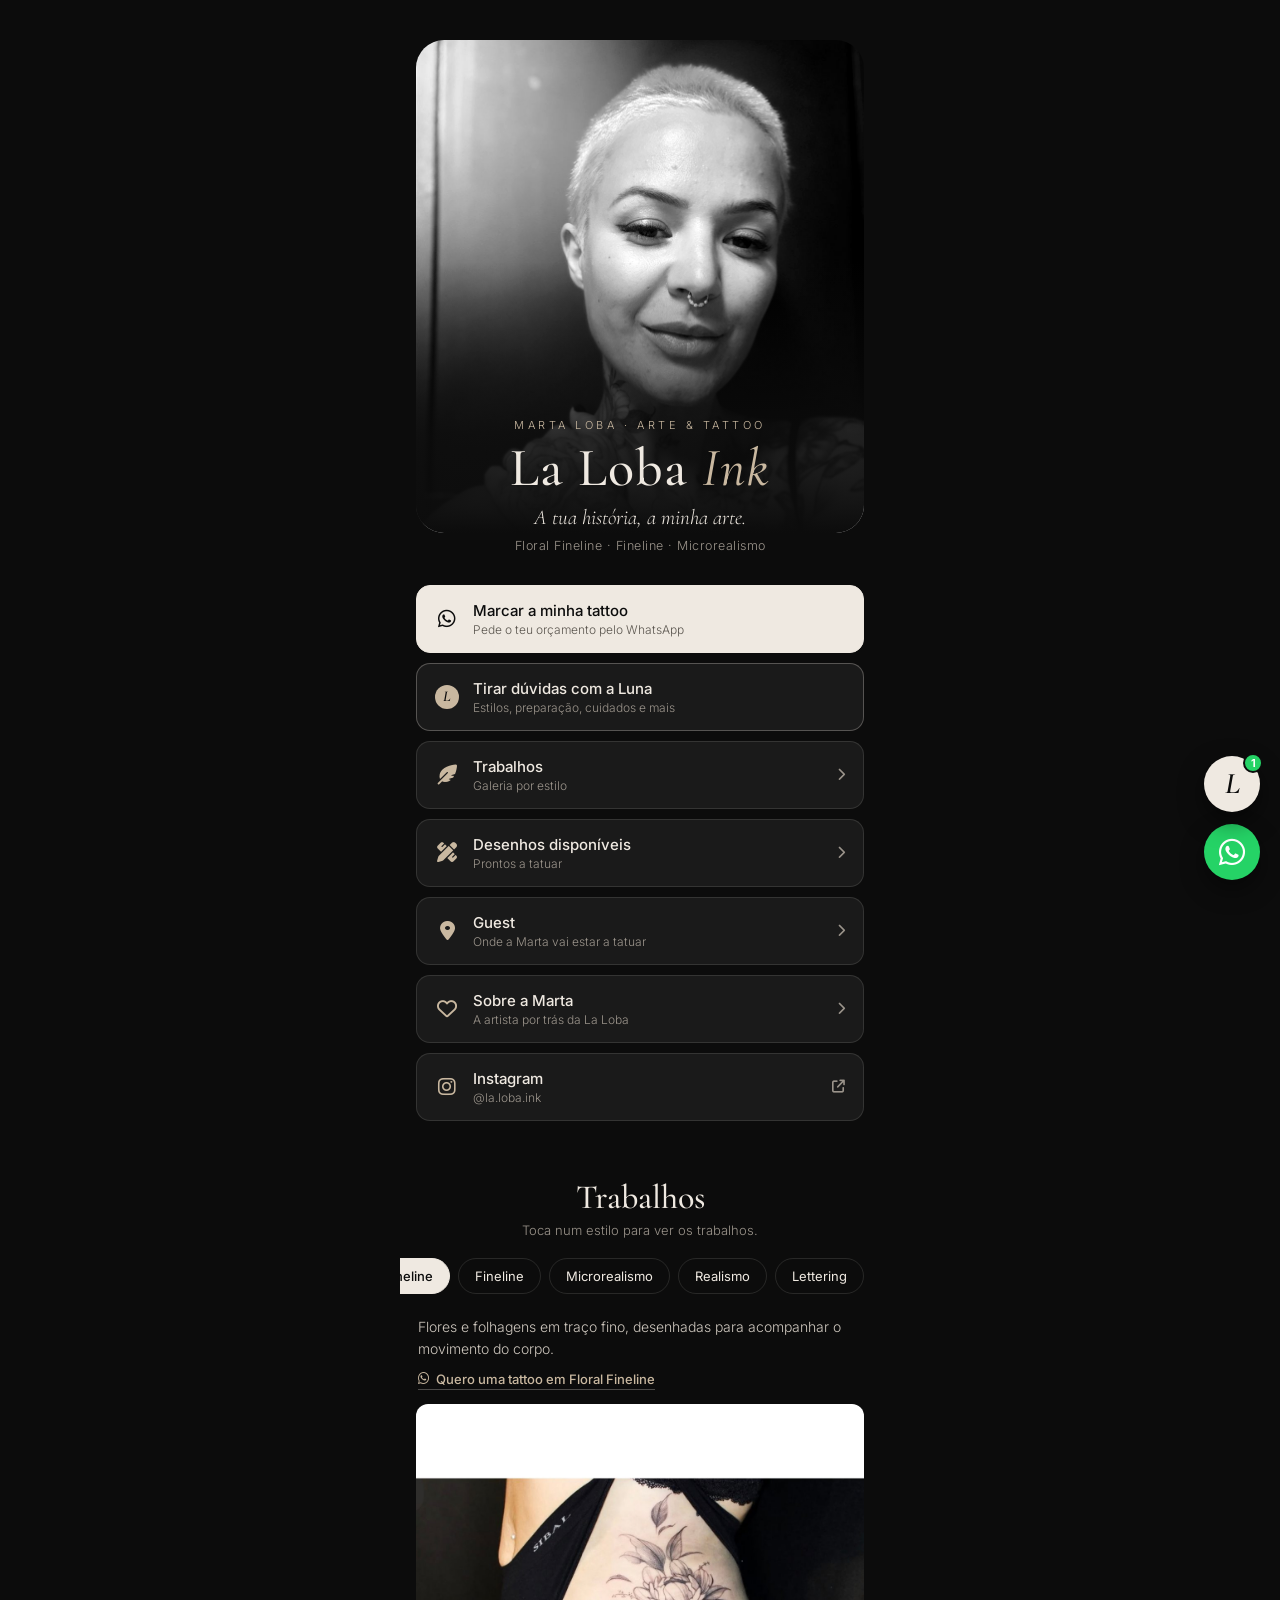
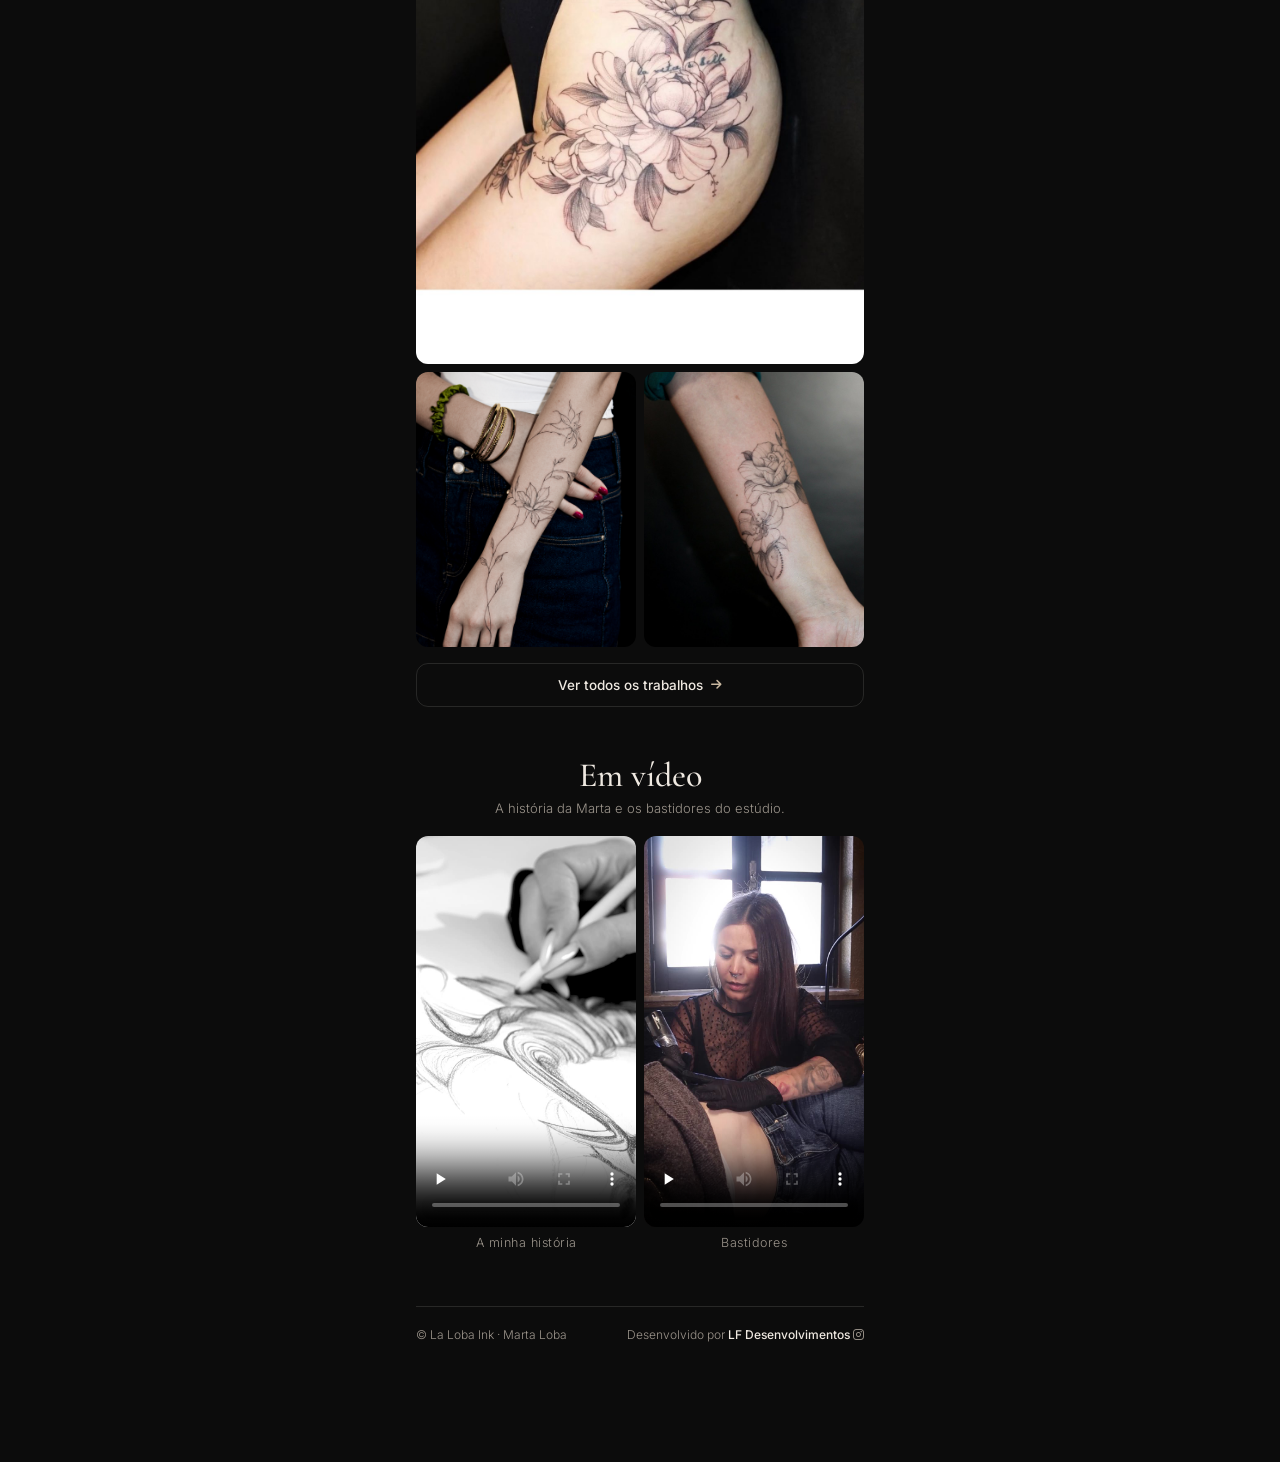
<file: index.html>
<!DOCTYPE html>
<html lang="pt-PT">
<head>
  <meta charset="UTF-8">
  <meta name="viewport" content="width=device-width, initial-scale=1.0, viewport-fit=cover">
  <title>La Loba Ink · Marta Loba · Fineline, Floral e Microrealismo</title>
  <meta name="description" content="La Loba Ink – Marta Loba. A tua história, a minha arte. Tatuagens em fineline, floral fineline, microrealismo, realismo e lettering. Marca a tua tattoo pelo WhatsApp.">
  <meta name="robots" content="index, follow">
  <meta property="og:title" content="La Loba Ink · Marta Loba · Fineline, Floral e Microrealismo">
  <meta property="og:description" content="La Loba Ink – Marta Loba. A tua história, a minha arte. Tatuagens em fineline, floral fineline, microrealismo, realismo e lettering. Marca a tua tattoo pelo WhatsApp.">
  <meta property="og:image" content="assets/ela.jpg">
  <meta name="theme-color" content="#0c0c0c">

  <link rel="preconnect" href="https://fonts.googleapis.com">
  <link rel="preconnect" href="https://fonts.gstatic.com" crossorigin>
  <link href="https://fonts.googleapis.com/css2?family=Cormorant+Garamond:ital,wght@0,400;0,500;0,600;1,400&family=Inter:wght@300;400;500;600&display=swap" rel="stylesheet">
  <link rel="stylesheet" href="https://cdnjs.cloudflare.com/ajax/libs/font-awesome/6.4.0/css/all.min.css">
  <link rel="stylesheet" href="css/style.css">
  <link rel="stylesheet" href="css/chat.css">
</head>
<body>

<main class="page">

  <!-- ═══════ PERFIL ═══════ -->
  <header class="hero">
    <div class="hero-photo">
      <img src="assets/ela.jpg" alt="Marta Loba, tatuadora da La Loba Ink" width="900" height="1200">
    </div>
    <div class="hero-text">
      <span class="hero-kicker">Marta Loba · Arte &amp; Tattoo</span>
      <h1>La Loba <em>Ink</em></h1>
      <p class="hero-motto">A tua história, a minha arte.</p>
      <p class="hero-sub">Floral Fineline · Fineline · Microrealismo</p>
    </div>
  </header>

  <!-- ═══════ LINKS PRINCIPAIS (cada um abre a sua página) ═══════ -->
  <nav class="links">
    <a class="btn btn-main js-wa" data-msg="quero marcar uma tattoo." href="#">
      <i class="fa-brands fa-whatsapp"></i>
      <span><strong>Marcar a minha tattoo</strong><small>Pede o teu orçamento pelo WhatsApp</small></span>
    </a>
    <a class="btn btn-luna js-bot" href="#">
      <span class="btn-ava bot-ava">L</span>
      <span><strong>Tirar dúvidas com a Luna</strong><small>Estilos, preparação, cuidados e mais</small></span>
    </a>
    <a class="btn" href="trabalhos.html">
      <i class="fa-solid fa-feather-pointed"></i>
      <span><strong>Trabalhos</strong><small>Galeria por estilo</small></span>
      <i class="fa-solid fa-chevron-right btn-go"></i>
    </a>
    <a class="btn" href="disponiveis.html">
      <i class="fa-solid fa-pen-ruler"></i>
      <span><strong>Desenhos disponíveis</strong><small>Prontos a tatuar</small></span>
      <i class="fa-solid fa-chevron-right btn-go"></i>
    </a>
    <a class="btn" href="guest.html">
      <i class="fa-solid fa-location-dot"></i>
      <span><strong>Guest</strong><small>Onde a Marta vai estar a tatuar</small></span>
      <i class="fa-solid fa-chevron-right btn-go"></i>
    </a>
    <a class="btn" href="sobre.html">
      <i class="fa-regular fa-heart"></i>
      <span><strong>Sobre a Marta</strong><small>A artista por trás da La Loba</small></span>
      <i class="fa-solid fa-chevron-right btn-go"></i>
    </a>
    <a class="btn" href="https://www.instagram.com/la.loba.ink/" target="_blank" rel="noopener">
      <i class="fa-brands fa-instagram"></i>
      <span><strong>Instagram</strong><small>@la.loba.ink</small></span>
      <i class="fa-solid fa-arrow-up-right-from-square btn-go"></i>
    </a>
  </nav>

  <!-- ═══════ TATUAGENS PRINCIPAIS (as 3 primeiras fotos de cada estilo) ═══════ -->
  <section class="section" id="principais">
    <h2 class="section-title">Trabalhos</h2>
    <p class="section-lead">Toca num estilo para ver os trabalhos.</p>
    <div class="tabs" id="tabs" role="tablist"></div>
    <div class="estilo-info" id="estilo-info"></div>
    <div class="galeria" id="galeria" data-limite="3"></div>
    <a class="link-mais" id="ver-todos" href="trabalhos.html">Ver todos os trabalhos <i class="fa-solid fa-arrow-right"></i></a>
  </section>

  <!-- ═══════ VÍDEOS ═══════ -->
  <section class="section" id="em-video">
    <h2 class="section-title">Em vídeo</h2>
    <p class="section-lead">A história da Marta e os bastidores do estúdio.</p>
    <div class="videos" id="videos"></div>
  </section>

  <!-- ═══════ FEEDBACK A PASSAR (oculto por enquanto: tirar o "hidden" para voltar a mostrar) ═══════ -->
  <section class="section" id="feedback-home" hidden>
    <h2 class="section-title">Feedback</h2>
    <p class="section-lead">O que dizem as pessoas que já tatuaram com a Marta.</p>
    <div class="marquee">
      <div class="marquee-track" id="feedback-marquee"></div>
    </div>
    <a class="link-mais" href="feedback.html">Ver todos os feedbacks <i class="fa-solid fa-arrow-right"></i></a>
  </section>

  <footer class="footer">
    <span>© La Loba Ink · Marta Loba</span>
    <a href="https://www.instagram.com/lfdesenvolvimentos/" target="_blank" rel="noopener">
      Desenvolvido por <strong>LF Desenvolvimentos</strong> <i class="fa-brands fa-instagram"></i>
    </a>
  </footer>
</main>

<!-- Scripts (ordem de dependência). O chat da Luna é montado pelo engine.js -->
<script src="js/chatbot/config.js"></script>
<script src="js/galeria.js"></script>
<script src="js/chatbot/flows.js"></script>
<script src="js/chatbot/engine.js"></script>
<script src="js/app.js"></script>
</body>
</html>
</file>
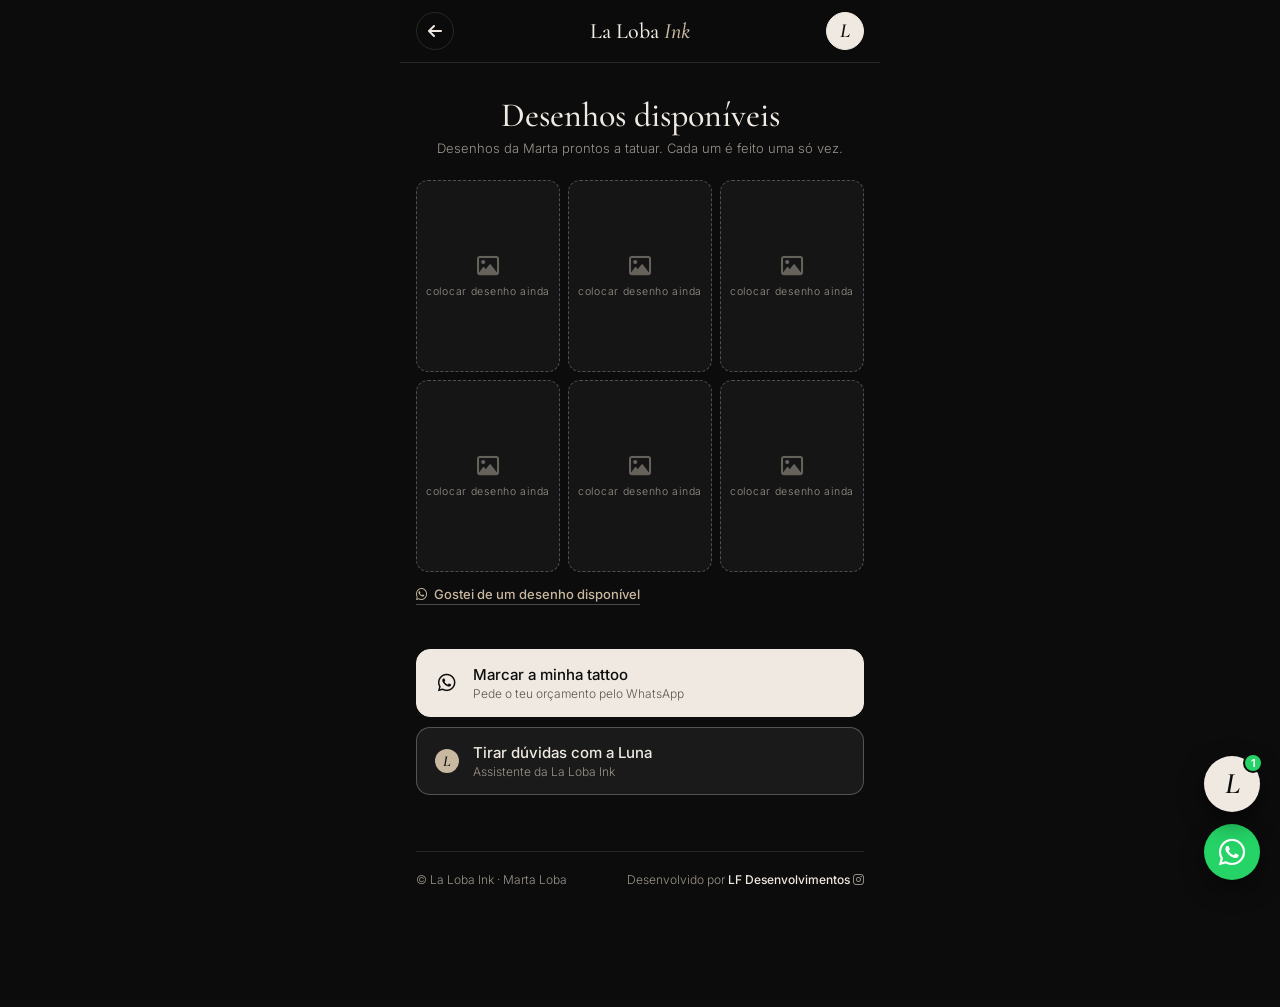
<file: disponiveis.html>
<!DOCTYPE html>
<html lang="pt-PT">
<head>
  <meta charset="UTF-8">
  <meta name="viewport" content="width=device-width, initial-scale=1.0, viewport-fit=cover">
  <title>Desenhos disponíveis · La Loba Ink</title>
  <meta name="description" content="Desenhos exclusivos da Marta Loba prontos a tatuar. Cada um é feito uma só vez.">
  <meta name="robots" content="index, follow">
  <meta property="og:title" content="Desenhos disponíveis · La Loba Ink">
  <meta property="og:description" content="Desenhos exclusivos da Marta Loba prontos a tatuar. Cada um é feito uma só vez.">
  <meta property="og:image" content="assets/ela.jpg">
  <meta name="theme-color" content="#0c0c0c">

  <link rel="preconnect" href="https://fonts.googleapis.com">
  <link rel="preconnect" href="https://fonts.gstatic.com" crossorigin>
  <link href="https://fonts.googleapis.com/css2?family=Cormorant+Garamond:ital,wght@0,400;0,500;0,600;1,400&family=Inter:wght@300;400;500;600&display=swap" rel="stylesheet">
  <link rel="stylesheet" href="https://cdnjs.cloudflare.com/ajax/libs/font-awesome/6.4.0/css/all.min.css">
  <link rel="stylesheet" href="css/style.css">
  <link rel="stylesheet" href="css/chat.css">
</head>
<body>

<main class="page page-sub">

  <!-- Topo com voltar -->
  <nav class="topbar">
    <a href="index.html" class="topbar-back" aria-label="Voltar ao início"><i class="fa-solid fa-arrow-left"></i></a>
    <a href="index.html" class="topbar-brand">La Loba <em>Ink</em></a>
    <button class="topbar-bot js-bot" aria-label="Tirar dúvidas com a Luna"><span class="bot-ava">L</span></button>
  </nav>

  <header class="page-head">
    <h1 class="section-title">Desenhos disponíveis</h1>
    <p class="section-lead">Desenhos da Marta prontos a tatuar. Cada um é feito uma só vez.</p>
  </header>

  <section>
    <div class="galeria galeria-3" id="galeria-disponiveis"></div>
    <a class="link-wa js-wa" data-msg="gostei de um dos desenhos disponíveis." href="#">
      <i class="fa-brands fa-whatsapp"></i> Gostei de um desenho disponível
    </a>
  </section>

  <!-- Fecho comum: marcar + dúvidas -->
  <div class="cta-final">
    <a class="btn btn-main js-wa" data-msg="quero marcar uma tattoo." href="#">
      <i class="fa-brands fa-whatsapp"></i>
      <span><strong>Marcar a minha tattoo</strong><small>Pede o teu orçamento pelo WhatsApp</small></span>
    </a>
    <a class="btn btn-luna js-bot" href="#">
      <span class="btn-ava bot-ava">L</span>
      <span><strong>Tirar dúvidas com a Luna</strong><small>Assistente da La Loba Ink</small></span>
    </a>
  </div>

  <footer class="footer">
    <span>© La Loba Ink · Marta Loba</span>
    <a href="https://www.instagram.com/lfdesenvolvimentos/" target="_blank" rel="noopener">
      Desenvolvido por <strong>LF Desenvolvimentos</strong> <i class="fa-brands fa-instagram"></i>
    </a>
  </footer>
</main>

<!-- Scripts (ordem de dependência). O chat da Luna é montado pelo engine.js -->
<script src="js/chatbot/config.js"></script>
<script src="js/galeria.js"></script>
<script src="js/chatbot/flows.js"></script>
<script src="js/chatbot/engine.js"></script>
<script src="js/app.js"></script>
</body>
</html>
</file>
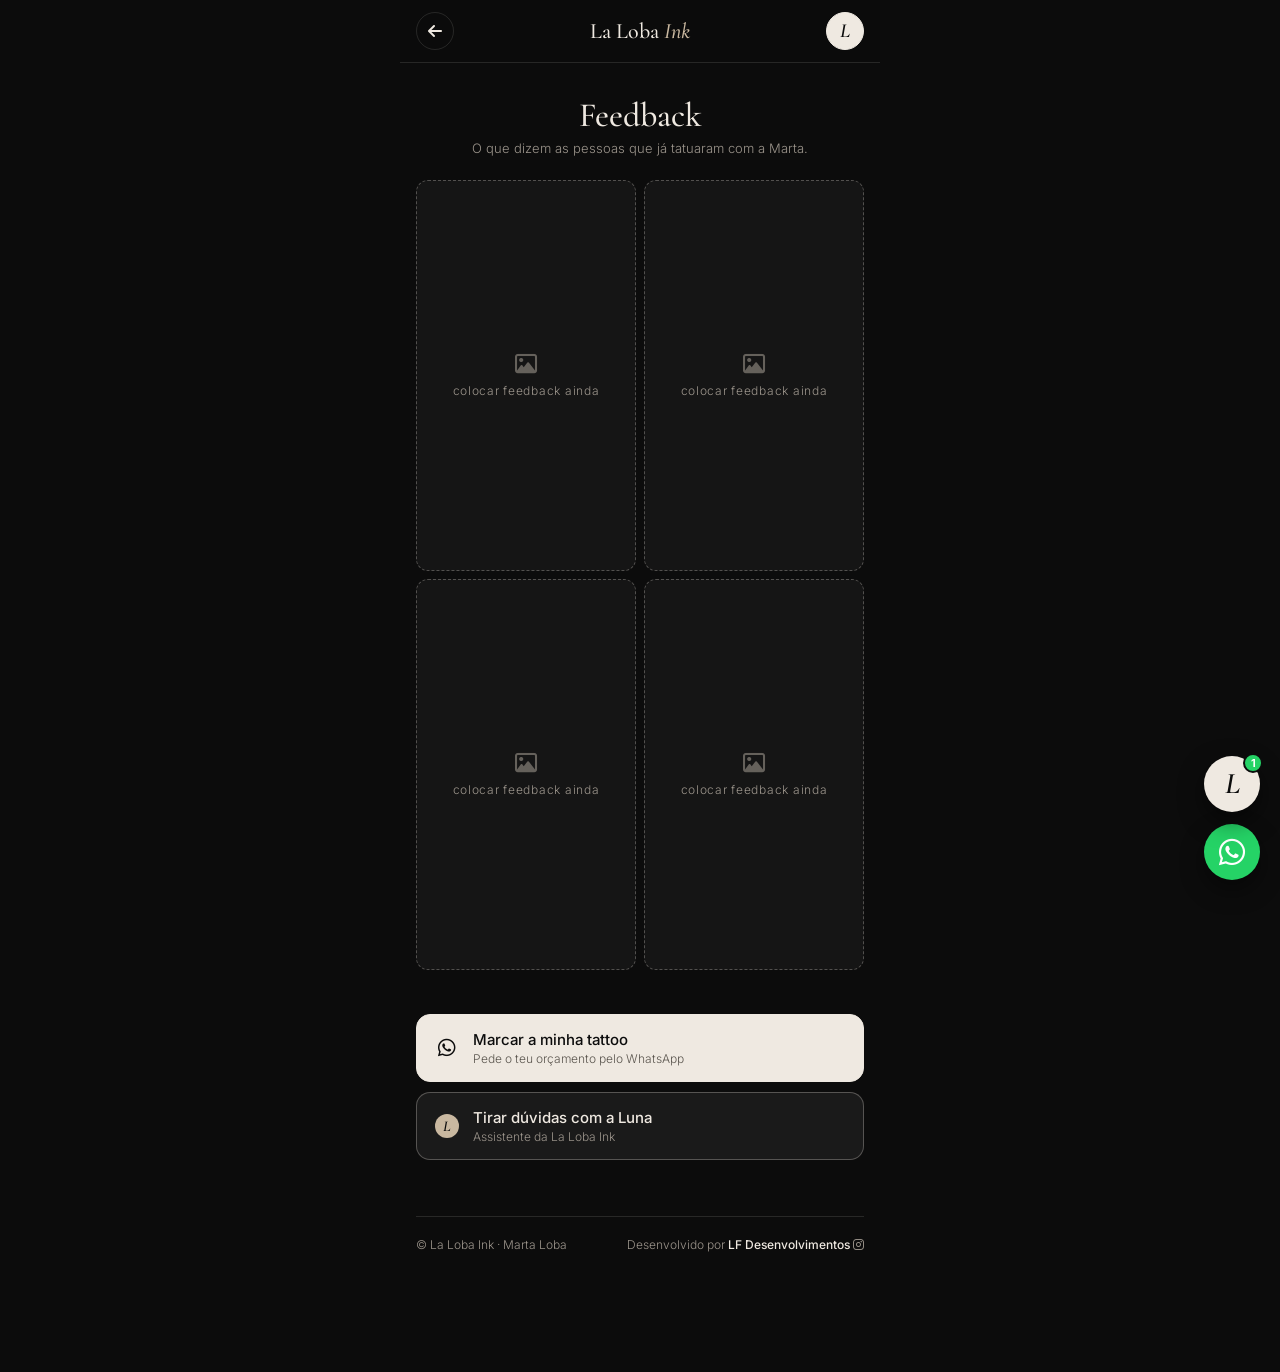
<file: feedback.html>
<!DOCTYPE html>
<html lang="pt-PT">
<head>
  <meta charset="UTF-8">
  <meta name="viewport" content="width=device-width, initial-scale=1.0, viewport-fit=cover">
  <title>Feedback · La Loba Ink</title>
  <meta name="description" content="O que dizem as pessoas que já tatuaram com a Marta Loba.">
  <meta name="robots" content="index, follow">
  <meta property="og:title" content="Feedback · La Loba Ink">
  <meta property="og:description" content="O que dizem as pessoas que já tatuaram com a Marta Loba.">
  <meta property="og:image" content="assets/ela.jpg">
  <meta name="theme-color" content="#0c0c0c">

  <link rel="preconnect" href="https://fonts.googleapis.com">
  <link rel="preconnect" href="https://fonts.gstatic.com" crossorigin>
  <link href="https://fonts.googleapis.com/css2?family=Cormorant+Garamond:ital,wght@0,400;0,500;0,600;1,400&family=Inter:wght@300;400;500;600&display=swap" rel="stylesheet">
  <link rel="stylesheet" href="https://cdnjs.cloudflare.com/ajax/libs/font-awesome/6.4.0/css/all.min.css">
  <link rel="stylesheet" href="css/style.css">
  <link rel="stylesheet" href="css/chat.css">
</head>
<body>

<main class="page page-sub">

  <!-- Topo com voltar -->
  <nav class="topbar">
    <a href="index.html" class="topbar-back" aria-label="Voltar ao início"><i class="fa-solid fa-arrow-left"></i></a>
    <a href="index.html" class="topbar-brand">La Loba <em>Ink</em></a>
    <button class="topbar-bot js-bot" aria-label="Tirar dúvidas com a Luna"><span class="bot-ava">L</span></button>
  </nav>

  <header class="page-head">
    <h1 class="section-title">Feedback</h1>
    <p class="section-lead">O que dizem as pessoas que já tatuaram com a Marta.</p>
  </header>

  <section>
    <div class="feedbacks" id="feedbacks"></div>
  </section>

  <!-- Fecho comum: marcar + dúvidas -->
  <div class="cta-final">
    <a class="btn btn-main js-wa" data-msg="quero marcar uma tattoo." href="#">
      <i class="fa-brands fa-whatsapp"></i>
      <span><strong>Marcar a minha tattoo</strong><small>Pede o teu orçamento pelo WhatsApp</small></span>
    </a>
    <a class="btn btn-luna js-bot" href="#">
      <span class="btn-ava bot-ava">L</span>
      <span><strong>Tirar dúvidas com a Luna</strong><small>Assistente da La Loba Ink</small></span>
    </a>
  </div>

  <footer class="footer">
    <span>© La Loba Ink · Marta Loba</span>
    <a href="https://www.instagram.com/lfdesenvolvimentos/" target="_blank" rel="noopener">
      Desenvolvido por <strong>LF Desenvolvimentos</strong> <i class="fa-brands fa-instagram"></i>
    </a>
  </footer>
</main>

<!-- Scripts (ordem de dependência). O chat da Luna é montado pelo engine.js -->
<script src="js/chatbot/config.js"></script>
<script src="js/galeria.js"></script>
<script src="js/chatbot/flows.js"></script>
<script src="js/chatbot/engine.js"></script>
<script src="js/app.js"></script>
</body>
</html>
</file>
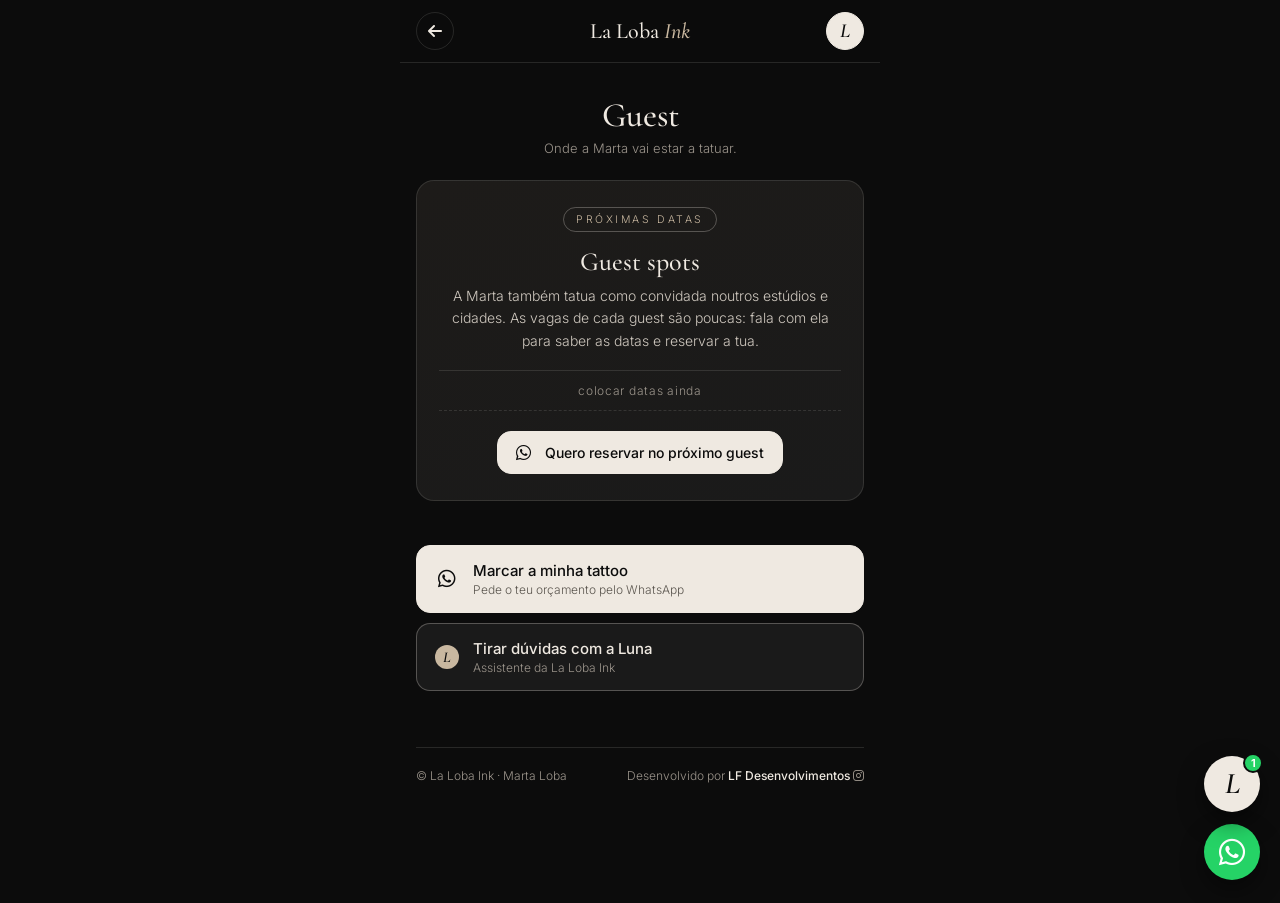
<file: guest.html>
<!DOCTYPE html>
<html lang="pt-PT">
<head>
  <meta charset="UTF-8">
  <meta name="viewport" content="width=device-width, initial-scale=1.0, viewport-fit=cover">
  <title>Guest · La Loba Ink</title>
  <meta name="description" content="Guest spots da Marta Loba: onde ela vai estar a tatuar e como reservar a tua vaga.">
  <meta name="robots" content="index, follow">
  <meta property="og:title" content="Guest · La Loba Ink">
  <meta property="og:description" content="Guest spots da Marta Loba: onde ela vai estar a tatuar e como reservar a tua vaga.">
  <meta property="og:image" content="assets/ela.jpg">
  <meta name="theme-color" content="#0c0c0c">

  <link rel="preconnect" href="https://fonts.googleapis.com">
  <link rel="preconnect" href="https://fonts.gstatic.com" crossorigin>
  <link href="https://fonts.googleapis.com/css2?family=Cormorant+Garamond:ital,wght@0,400;0,500;0,600;1,400&family=Inter:wght@300;400;500;600&display=swap" rel="stylesheet">
  <link rel="stylesheet" href="https://cdnjs.cloudflare.com/ajax/libs/font-awesome/6.4.0/css/all.min.css">
  <link rel="stylesheet" href="css/style.css">
  <link rel="stylesheet" href="css/chat.css">
</head>
<body>

<main class="page page-sub">

  <!-- Topo com voltar -->
  <nav class="topbar">
    <a href="index.html" class="topbar-back" aria-label="Voltar ao início"><i class="fa-solid fa-arrow-left"></i></a>
    <a href="index.html" class="topbar-brand">La Loba <em>Ink</em></a>
    <button class="topbar-bot js-bot" aria-label="Tirar dúvidas com a Luna"><span class="bot-ava">L</span></button>
  </nav>

  <header class="page-head">
    <h1 class="section-title">Guest</h1>
    <p class="section-lead">Onde a Marta vai estar a tatuar.</p>
  </header>

  <section>
    <div class="guest-card">
      <span class="tag">Próximas datas</span>
      <h3>Guest spots</h3>
      <p>A Marta também tatua como convidada noutros estúdios e cidades. As vagas de cada guest são poucas: fala com ela para saber as datas e reservar a tua.</p>
      <ul class="guest-datas">
        <!-- Para cada guest: <li><strong>12–15 nov</strong><span>Cidade · Estúdio</span></li> -->
        <li class="guest-vazio">colocar datas ainda</li>
      </ul>
      <a class="btn btn-main btn-inline js-wa" data-msg="quero saber das próximas datas de guest." href="#">
        <i class="fa-brands fa-whatsapp"></i> Quero reservar no próximo guest
      </a>
    </div>
  </section>

  <!-- Fecho comum: marcar + dúvidas -->
  <div class="cta-final">
    <a class="btn btn-main js-wa" data-msg="quero marcar uma tattoo." href="#">
      <i class="fa-brands fa-whatsapp"></i>
      <span><strong>Marcar a minha tattoo</strong><small>Pede o teu orçamento pelo WhatsApp</small></span>
    </a>
    <a class="btn btn-luna js-bot" href="#">
      <span class="btn-ava bot-ava">L</span>
      <span><strong>Tirar dúvidas com a Luna</strong><small>Assistente da La Loba Ink</small></span>
    </a>
  </div>

  <footer class="footer">
    <span>© La Loba Ink · Marta Loba</span>
    <a href="https://www.instagram.com/lfdesenvolvimentos/" target="_blank" rel="noopener">
      Desenvolvido por <strong>LF Desenvolvimentos</strong> <i class="fa-brands fa-instagram"></i>
    </a>
  </footer>
</main>

<!-- Scripts (ordem de dependência). O chat da Luna é montado pelo engine.js -->
<script src="js/chatbot/config.js"></script>
<script src="js/galeria.js"></script>
<script src="js/chatbot/flows.js"></script>
<script src="js/chatbot/engine.js"></script>
<script src="js/app.js"></script>
</body>
</html>
</file>
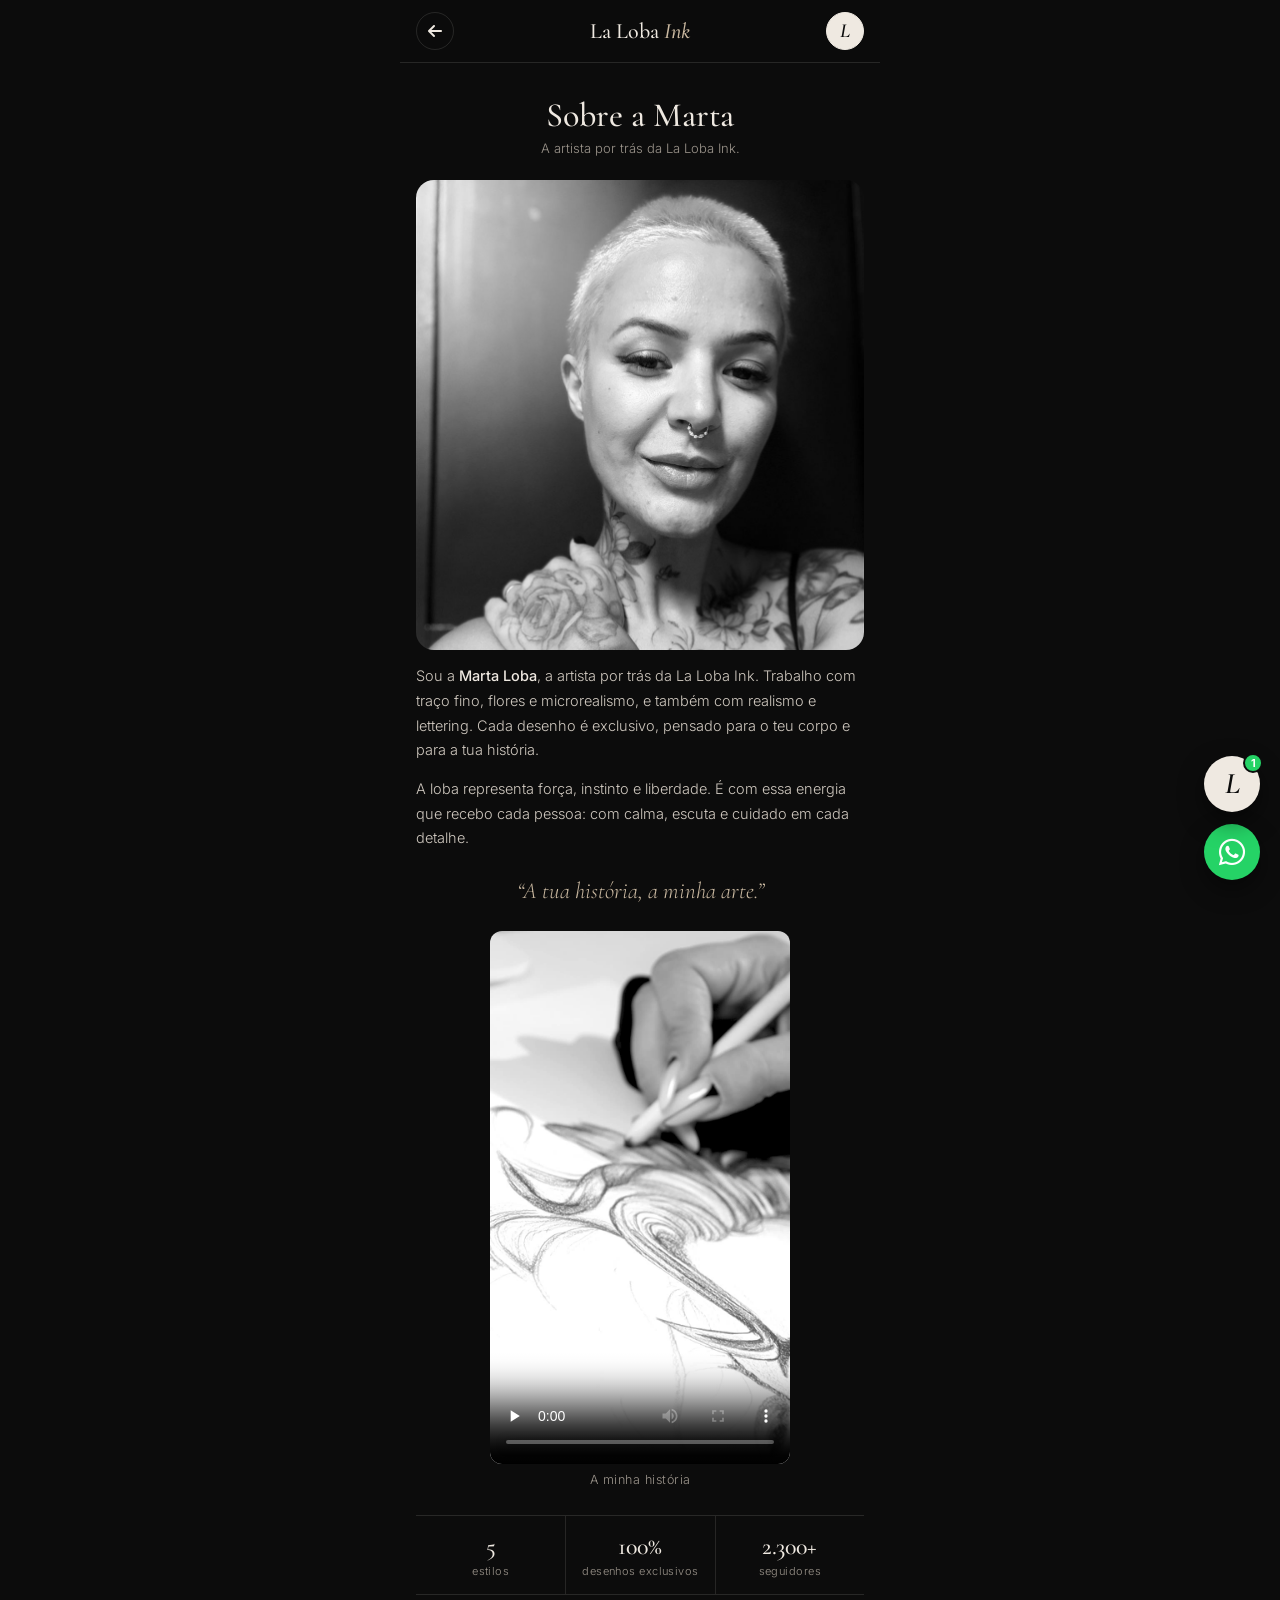
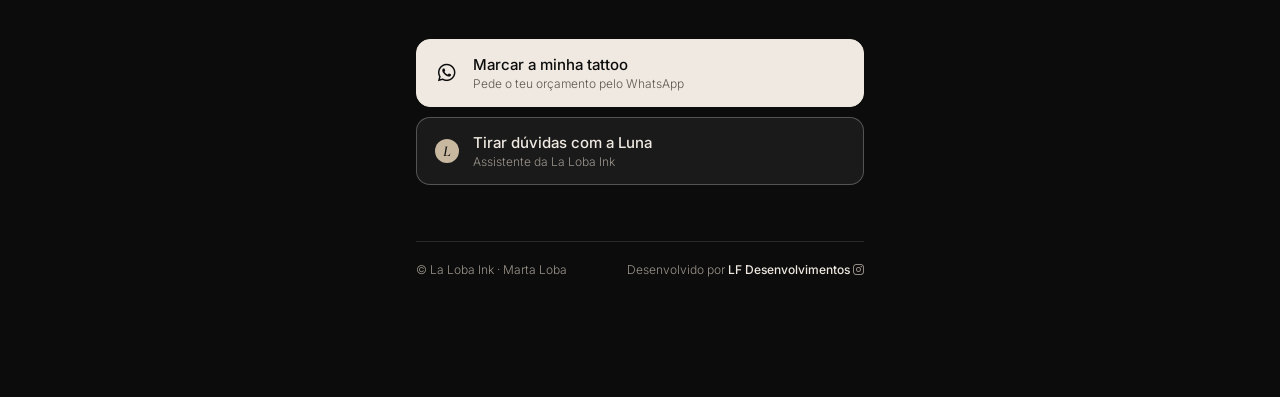
<file: sobre.html>
<!DOCTYPE html>
<html lang="pt-PT">
<head>
  <meta charset="UTF-8">
  <meta name="viewport" content="width=device-width, initial-scale=1.0, viewport-fit=cover">
  <title>Sobre a Marta · La Loba Ink</title>
  <meta name="description" content="Marta Loba, a artista por trás da La Loba Ink. A tua história, a minha arte.">
  <meta name="robots" content="index, follow">
  <meta property="og:title" content="Sobre a Marta · La Loba Ink">
  <meta property="og:description" content="Marta Loba, a artista por trás da La Loba Ink. A tua história, a minha arte.">
  <meta property="og:image" content="assets/ela.jpg">
  <meta name="theme-color" content="#0c0c0c">

  <link rel="preconnect" href="https://fonts.googleapis.com">
  <link rel="preconnect" href="https://fonts.gstatic.com" crossorigin>
  <link href="https://fonts.googleapis.com/css2?family=Cormorant+Garamond:ital,wght@0,400;0,500;0,600;1,400&family=Inter:wght@300;400;500;600&display=swap" rel="stylesheet">
  <link rel="stylesheet" href="https://cdnjs.cloudflare.com/ajax/libs/font-awesome/6.4.0/css/all.min.css">
  <link rel="stylesheet" href="css/style.css">
  <link rel="stylesheet" href="css/chat.css">
</head>
<body>

<main class="page page-sub">

  <!-- Topo com voltar -->
  <nav class="topbar">
    <a href="index.html" class="topbar-back" aria-label="Voltar ao início"><i class="fa-solid fa-arrow-left"></i></a>
    <a href="index.html" class="topbar-brand">La Loba <em>Ink</em></a>
    <button class="topbar-bot js-bot" aria-label="Tirar dúvidas com a Luna"><span class="bot-ava">L</span></button>
  </nav>

  <header class="page-head">
    <h1 class="section-title">Sobre a Marta</h1>
    <p class="section-lead">A artista por trás da La Loba Ink.</p>
  </header>

  <section class="sobre">
    <div class="sobre-foto"><img src="assets/ela.jpg" alt="Marta Loba" loading="lazy" width="900" height="1200"></div>
    <p>Sou a <strong>Marta Loba</strong>, a artista por trás da La Loba Ink. Trabalho com traço fino, flores e microrealismo, e também com realismo e lettering. Cada desenho é exclusivo, pensado para o teu corpo e para a tua história.</p>
    <p>A loba representa força, instinto e liberdade. É com essa energia que recebo cada pessoa: com calma, escuta e cuidado em cada detalhe.</p>
    <blockquote>“A tua história, a minha arte.”</blockquote>
    <div class="videos videos-1" id="videos" data-videos="historia"></div>
    <ul class="sobre-destaques">
      <li><strong>5</strong><span>estilos</span></li>
      <li><strong>100%</strong><span>desenhos exclusivos</span></li>
      <li><strong>2.300+</strong><span>seguidores</span></li>
    </ul>
  </section>

  <!-- Fecho comum: marcar + dúvidas -->
  <div class="cta-final">
    <a class="btn btn-main js-wa" data-msg="quero marcar uma tattoo." href="#">
      <i class="fa-brands fa-whatsapp"></i>
      <span><strong>Marcar a minha tattoo</strong><small>Pede o teu orçamento pelo WhatsApp</small></span>
    </a>
    <a class="btn btn-luna js-bot" href="#">
      <span class="btn-ava bot-ava">L</span>
      <span><strong>Tirar dúvidas com a Luna</strong><small>Assistente da La Loba Ink</small></span>
    </a>
  </div>

  <footer class="footer">
    <span>© La Loba Ink · Marta Loba</span>
    <a href="https://www.instagram.com/lfdesenvolvimentos/" target="_blank" rel="noopener">
      Desenvolvido por <strong>LF Desenvolvimentos</strong> <i class="fa-brands fa-instagram"></i>
    </a>
  </footer>
</main>

<!-- Scripts (ordem de dependência). O chat da Luna é montado pelo engine.js -->
<script src="js/chatbot/config.js"></script>
<script src="js/galeria.js"></script>
<script src="js/chatbot/flows.js"></script>
<script src="js/chatbot/engine.js"></script>
<script src="js/app.js"></script>
</body>
</html>
</file>
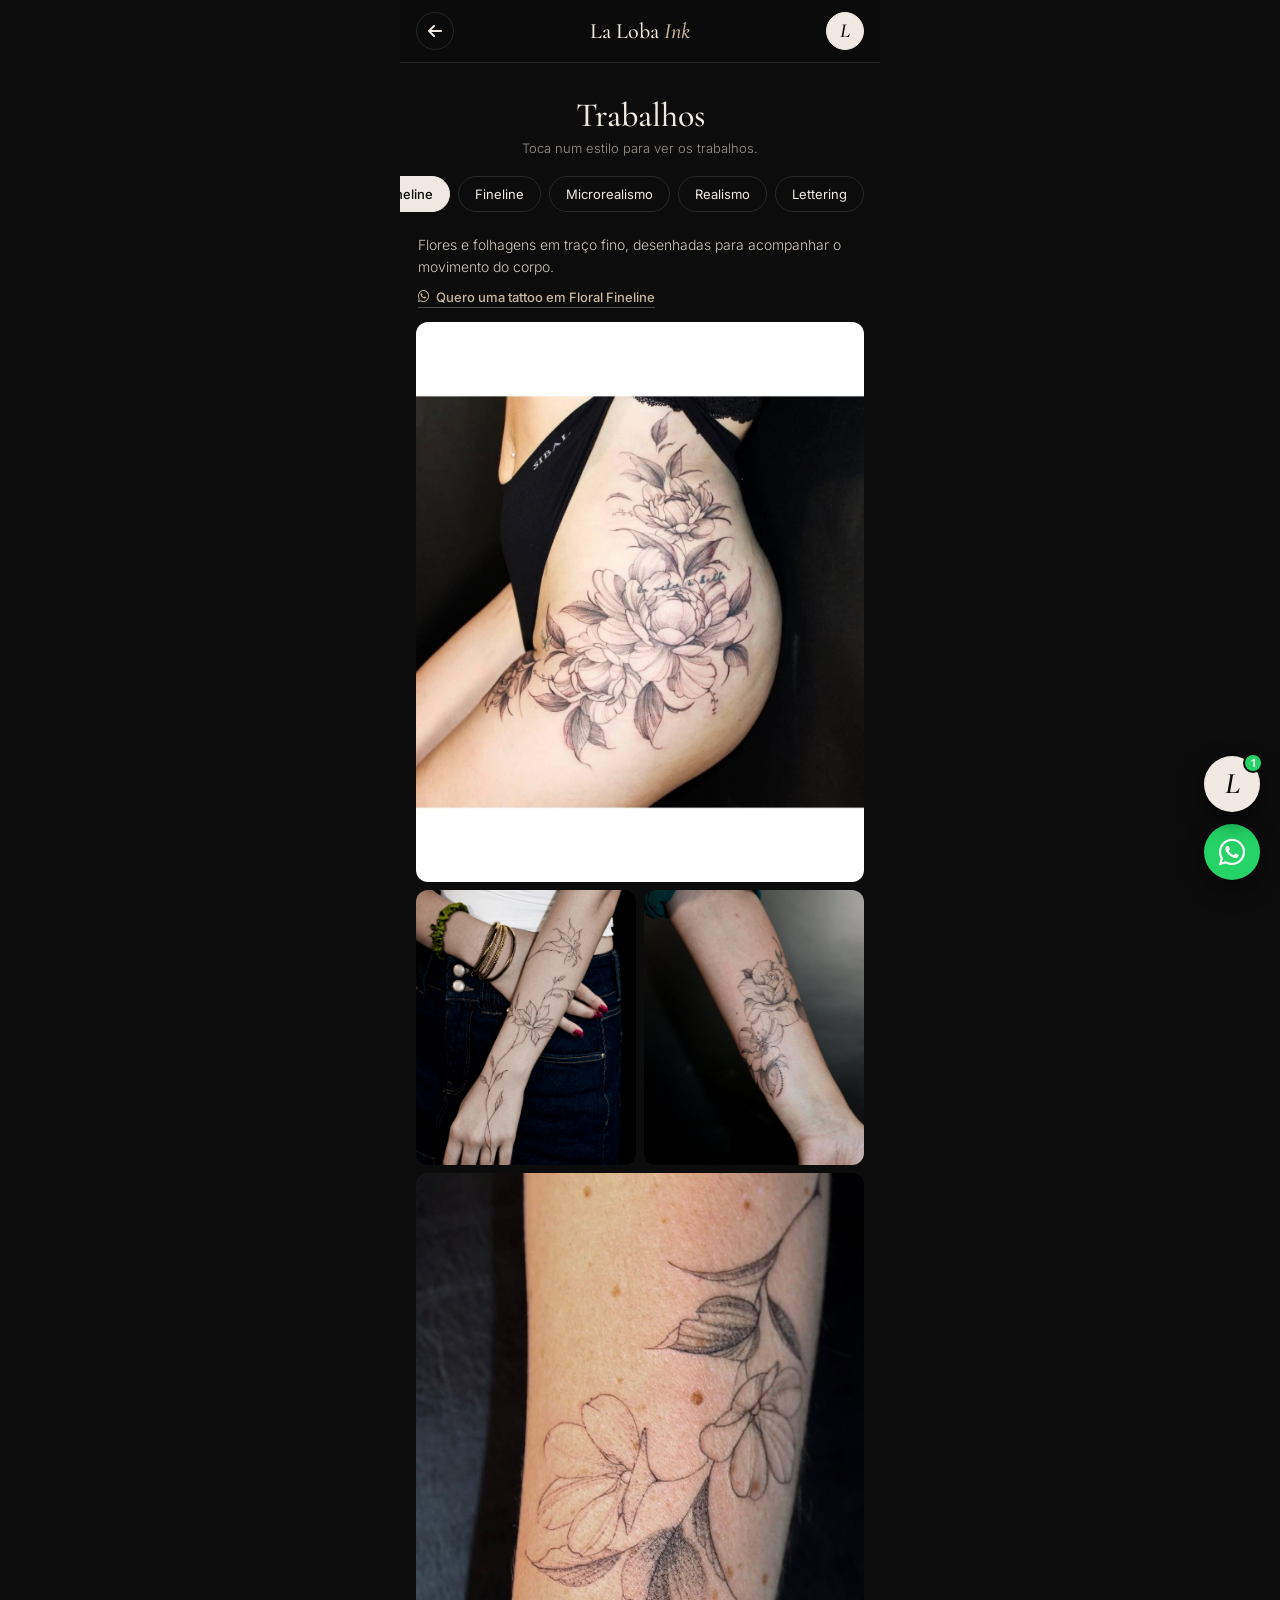
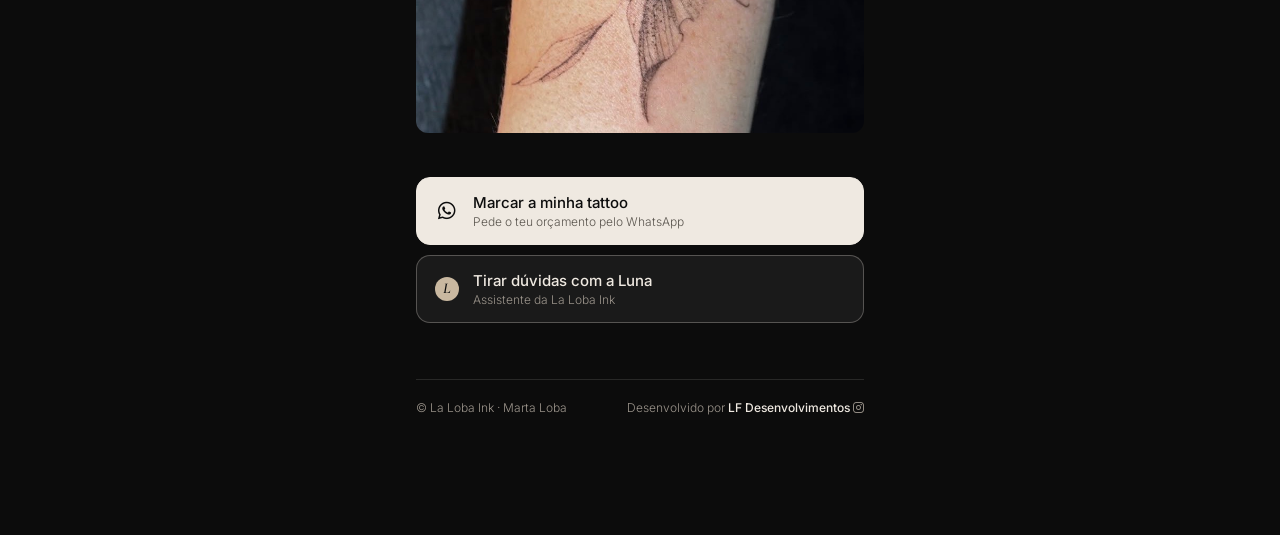
<file: trabalhos.html>
<!DOCTYPE html>
<html lang="pt-PT">
<head>
  <meta charset="UTF-8">
  <meta name="viewport" content="width=device-width, initial-scale=1.0, viewport-fit=cover">
  <title>Trabalhos · La Loba Ink</title>
  <meta name="description" content="Galeria de tatuagens da Marta Loba: Fineline, Floral Fineline, Microrealismo, Realismo e Lettering.">
  <meta name="robots" content="index, follow">
  <meta property="og:title" content="Trabalhos · La Loba Ink">
  <meta property="og:description" content="Galeria de tatuagens da Marta Loba: Fineline, Floral Fineline, Microrealismo, Realismo e Lettering.">
  <meta property="og:image" content="assets/ela.jpg">
  <meta name="theme-color" content="#0c0c0c">

  <link rel="preconnect" href="https://fonts.googleapis.com">
  <link rel="preconnect" href="https://fonts.gstatic.com" crossorigin>
  <link href="https://fonts.googleapis.com/css2?family=Cormorant+Garamond:ital,wght@0,400;0,500;0,600;1,400&family=Inter:wght@300;400;500;600&display=swap" rel="stylesheet">
  <link rel="stylesheet" href="https://cdnjs.cloudflare.com/ajax/libs/font-awesome/6.4.0/css/all.min.css">
  <link rel="stylesheet" href="css/style.css">
  <link rel="stylesheet" href="css/chat.css">
</head>
<body>

<main class="page page-sub">

  <!-- Topo com voltar -->
  <nav class="topbar">
    <a href="index.html" class="topbar-back" aria-label="Voltar ao início"><i class="fa-solid fa-arrow-left"></i></a>
    <a href="index.html" class="topbar-brand">La Loba <em>Ink</em></a>
    <button class="topbar-bot js-bot" aria-label="Tirar dúvidas com a Luna"><span class="bot-ava">L</span></button>
  </nav>

  <header class="page-head">
    <h1 class="section-title">Trabalhos</h1>
    <p class="section-lead">Toca num estilo para ver os trabalhos.</p>
  </header>

  <section>
    <div class="tabs" id="tabs" role="tablist"></div>
    <div class="estilo-info" id="estilo-info"></div>
    <div class="galeria" id="galeria"></div>
  </section>

  <!-- Fecho comum: marcar + dúvidas -->
  <div class="cta-final">
    <a class="btn btn-main js-wa" data-msg="quero marcar uma tattoo." href="#">
      <i class="fa-brands fa-whatsapp"></i>
      <span><strong>Marcar a minha tattoo</strong><small>Pede o teu orçamento pelo WhatsApp</small></span>
    </a>
    <a class="btn btn-luna js-bot" href="#">
      <span class="btn-ava bot-ava">L</span>
      <span><strong>Tirar dúvidas com a Luna</strong><small>Assistente da La Loba Ink</small></span>
    </a>
  </div>

  <footer class="footer">
    <span>© La Loba Ink · Marta Loba</span>
    <a href="https://www.instagram.com/lfdesenvolvimentos/" target="_blank" rel="noopener">
      Desenvolvido por <strong>LF Desenvolvimentos</strong> <i class="fa-brands fa-instagram"></i>
    </a>
  </footer>
</main>

<!-- Scripts (ordem de dependência). O chat da Luna é montado pelo engine.js -->
<script src="js/chatbot/config.js"></script>
<script src="js/galeria.js"></script>
<script src="js/chatbot/flows.js"></script>
<script src="js/chatbot/engine.js"></script>
<script src="js/app.js"></script>
</body>
</html>
</file>
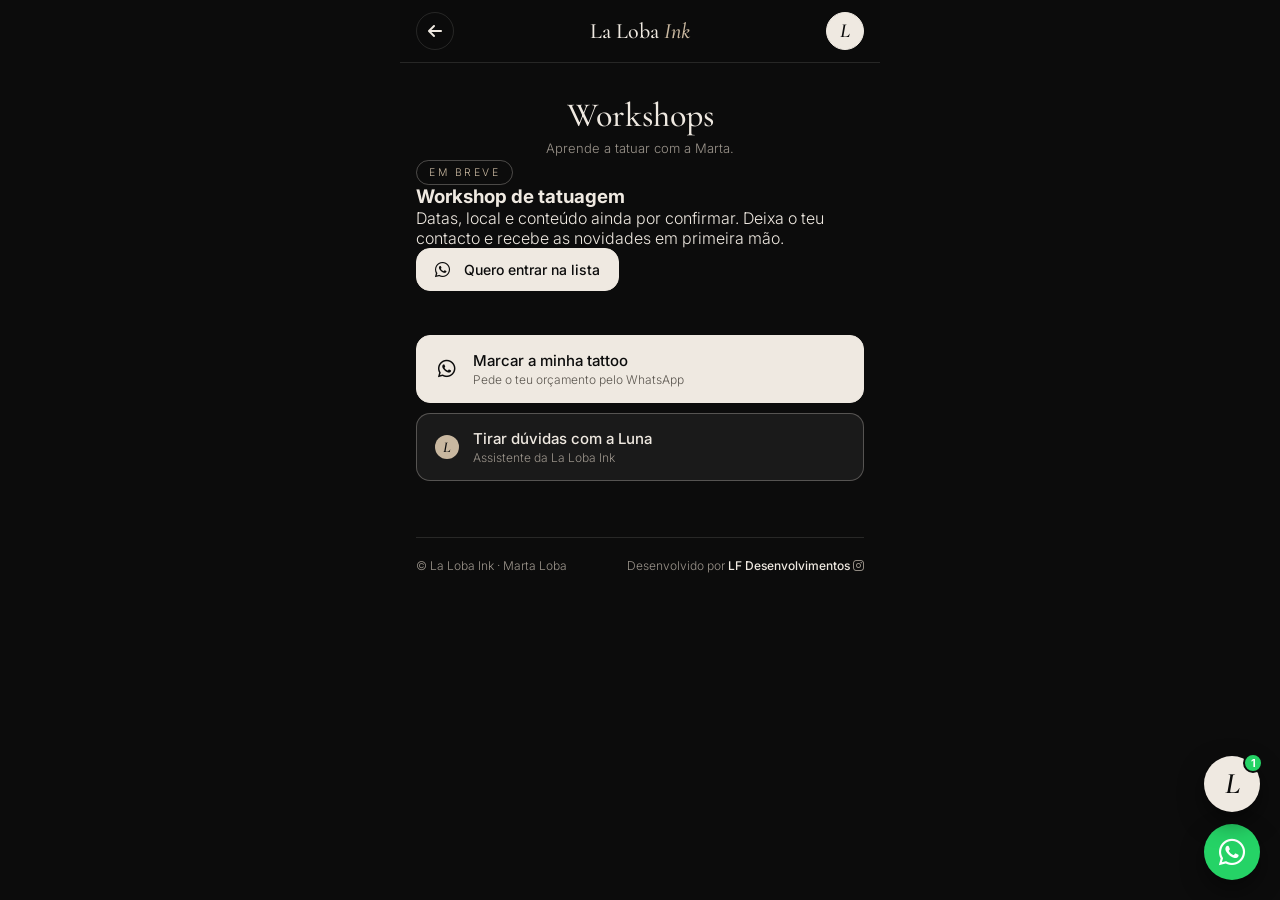
<file: workshops.html>
<!DOCTYPE html>
<html lang="pt-PT">
<head>
  <meta charset="UTF-8">
  <meta name="viewport" content="width=device-width, initial-scale=1.0, viewport-fit=cover">
  <title>Workshops · La Loba Ink</title>
  <meta name="description" content="Workshops de tatuagem com a Marta Loba. Entra na lista e recebe as novidades primeiro.">
  <meta name="robots" content="index, follow">
  <meta property="og:title" content="Workshops · La Loba Ink">
  <meta property="og:description" content="Workshops de tatuagem com a Marta Loba. Entra na lista e recebe as novidades primeiro.">
  <meta property="og:image" content="assets/ela.jpg">
  <meta name="theme-color" content="#0c0c0c">

  <link rel="preconnect" href="https://fonts.googleapis.com">
  <link rel="preconnect" href="https://fonts.gstatic.com" crossorigin>
  <link href="https://fonts.googleapis.com/css2?family=Cormorant+Garamond:ital,wght@0,400;0,500;0,600;1,400&family=Inter:wght@300;400;500;600&display=swap" rel="stylesheet">
  <link rel="stylesheet" href="https://cdnjs.cloudflare.com/ajax/libs/font-awesome/6.4.0/css/all.min.css">
  <link rel="stylesheet" href="css/style.css">
  <link rel="stylesheet" href="css/chat.css">
</head>
<body>

<main class="page page-sub">

  <!-- Topo com voltar -->
  <nav class="topbar">
    <a href="index.html" class="topbar-back" aria-label="Voltar ao início"><i class="fa-solid fa-arrow-left"></i></a>
    <a href="index.html" class="topbar-brand">La Loba <em>Ink</em></a>
    <button class="topbar-bot js-bot" aria-label="Tirar dúvidas com a Luna"><span class="bot-ava">L</span></button>
  </nav>

  <header class="page-head">
    <h1 class="section-title">Workshops</h1>
    <p class="section-lead">Aprende a tatuar com a Marta.</p>
  </header>

  <section>
    <div class="workshop-card">
      <span class="tag">Em breve</span>
      <h3>Workshop de tatuagem</h3>
      <p>Datas, local e conteúdo ainda por confirmar. Deixa o teu contacto e recebe as novidades em primeira mão.</p>
      <a class="btn btn-main btn-inline js-wa" data-msg="quero entrar na lista dos workshops de tatuagem." href="#">
        <i class="fa-brands fa-whatsapp"></i> Quero entrar na lista
      </a>
    </div>
  </section>

  <!-- Fecho comum: marcar + dúvidas -->
  <div class="cta-final">
    <a class="btn btn-main js-wa" data-msg="quero marcar uma tattoo." href="#">
      <i class="fa-brands fa-whatsapp"></i>
      <span><strong>Marcar a minha tattoo</strong><small>Pede o teu orçamento pelo WhatsApp</small></span>
    </a>
    <a class="btn btn-luna js-bot" href="#">
      <span class="btn-ava bot-ava">L</span>
      <span><strong>Tirar dúvidas com a Luna</strong><small>Assistente da La Loba Ink</small></span>
    </a>
  </div>

  <footer class="footer">
    <span>© La Loba Ink · Marta Loba</span>
    <a href="https://www.instagram.com/lfdesenvolvimentos/" target="_blank" rel="noopener">
      Desenvolvido por <strong>LF Desenvolvimentos</strong> <i class="fa-brands fa-instagram"></i>
    </a>
  </footer>
</main>

<!-- Scripts (ordem de dependência). O chat da Luna é montado pelo engine.js -->
<script src="js/chatbot/config.js"></script>
<script src="js/galeria.js"></script>
<script src="js/chatbot/flows.js"></script>
<script src="js/chatbot/engine.js"></script>
<script src="js/app.js"></script>
</body>
</html>
</file>
<file: css/style.css>
/* ═══════════════════════════════════
   LA LOBA INK — Estilo principal
═══════════════════════════════════ */
:root {
  --bg: #0c0c0c;
  --bg-2: #151515;
  --card: #1a1a1a;
  --line: rgba(239, 233, 225, .12);
  --line-strong: rgba(239, 233, 225, .28);
  --ink: #efe9e1;       /* osso */
  --dim: #9b948b;
  --accent: #c9b8a0;    /* areia */
  --wa: #25d366;
  --serif: 'Cormorant Garamond', Georgia, serif;
  --sans: 'Inter', system-ui, sans-serif;
}

* { box-sizing: border-box; margin: 0; padding: 0; }
html { scroll-behavior: smooth; }
body {
  background: var(--bg);
  color: var(--ink);
  font-family: var(--sans);
  font-weight: 300;
  -webkit-font-smoothing: antialiased;
}
a { color: inherit; }

.page {
  max-width: 480px;
  margin: 0 auto;
  padding: 0 16px 120px;
}

/* ── Perfil ── */
.hero { position: relative; margin: 0 -16px; }
.hero-photo { position: relative; aspect-ratio: 4 / 4.4; overflow: hidden; }
.hero-photo img {
  width: 100%; height: 100%;
  object-fit: cover; object-position: center 22%;
  display: block;
  filter: grayscale(1) contrast(1.05);
}
.hero-photo::after {
  content: '';
  position: absolute; inset: 0;
  background: linear-gradient(to bottom, rgba(12,12,12,0) 45%, rgba(12,12,12,.85) 80%, var(--bg) 100%);
}
.hero-text {
  position: relative;
  margin-top: -120px;
  padding: 0 24px;
  text-align: center;
}
.hero-kicker {
  font-size: 11px;
  letter-spacing: .32em;
  text-transform: uppercase;
  color: var(--accent);
}
.hero h1 {
  font-family: var(--serif);
  font-weight: 500;
  font-size: 54px;
  line-height: 1;
  letter-spacing: .02em;
  margin: 8px 0 10px;
}
.hero h1 em { font-style: italic; font-weight: 400; color: var(--accent); }
.hero-motto {
  font-family: var(--serif);
  font-style: italic;
  font-size: 21px;
  color: var(--ink);
  margin-bottom: 8px;
}
.hero-sub { font-size: 12.5px; color: var(--dim); letter-spacing: .04em; }

/* ── Botões / links ── */
.links { display: grid; gap: 10px; margin: 32px 0 8px; }
.btn {
  display: flex;
  align-items: center;
  gap: 14px;
  padding: 15px 18px;
  border: 1px solid var(--line);
  border-radius: 14px;
  background: var(--card);
  text-decoration: none;
  transition: border-color .2s, transform .2s;
}
.btn:hover { border-color: var(--line-strong); transform: translateY(-1px); }
.btn i { font-size: 20px; width: 24px; text-align: center; color: var(--accent); }
.btn span { display: flex; flex-direction: column; gap: 2px; }
.btn strong { font-weight: 500; font-size: 15px; }
.btn small { font-size: 12px; color: var(--dim); }
.btn-main { background: var(--ink); color: var(--bg); border-color: var(--ink); }
.btn-main i { color: var(--bg); }
.btn-main small { color: #5b564f; }
.btn-inline { display: inline-flex; padding: 12px 18px; font-weight: 500; font-size: 14px; }
.btn-inline i { font-size: 17px; width: auto; }

/* ── Seções ── */
.section { padding-top: 48px; }
.section-title {
  font-family: var(--serif);
  font-weight: 500;
  font-size: 34px;
  text-align: center;
}
.section-lead { text-align: center; color: var(--dim); font-size: 13px; margin-top: 4px; }

/* ── Sobre ── */
.sobre p {
  font-size: 14.5px;
  line-height: 1.7;
  color: #cfc8bf;
  margin-top: 14px;
}
.sobre p strong { color: var(--ink); font-weight: 500; }
.sobre blockquote {
  font-family: var(--serif);
  font-style: italic;
  font-size: 23px;
  line-height: 1.3;
  text-align: center;
  color: var(--accent);
  margin: 26px 8px 24px;
}
.sobre-destaques {
  list-style: none;
  display: grid;
  grid-template-columns: repeat(3, 1fr);
  border-top: 1px solid var(--line);
  border-bottom: 1px solid var(--line);
}
.sobre-destaques li {
  display: flex;
  flex-direction: column;
  align-items: center;
  gap: 3px;
  padding: 16px 4px;
  text-align: center;
}
.sobre-destaques li + li { border-left: 1px solid var(--line); }
.sobre-destaques strong { font-family: var(--serif); font-weight: 500; font-size: 24px; }
.sobre-destaques span { font-size: 11px; color: var(--dim); letter-spacing: .04em; }

/* ── Estilos / galeria ── */
.tabs {
  display: flex;
  gap: 8px;
  overflow-x: auto;
  margin: 20px -16px 0;
  padding: 0 16px 4px;
  scrollbar-width: none;
}
.tabs::-webkit-scrollbar { display: none; }
.tab {
  flex-shrink: 0;
  font-family: var(--sans);
  font-size: 13px;
  padding: 9px 16px;
  border-radius: 999px;
  border: 1px solid var(--line);
  background: transparent;
  color: var(--ink);
  cursor: pointer;
  transition: all .2s;
}
.tab.active { background: var(--ink); color: var(--bg); border-color: var(--ink); font-weight: 500; }

.estilo-info { margin: 18px 2px 14px; }
.estilo-info p { font-size: 14px; line-height: 1.6; color: #cfc8bf; }
.link-wa {
  display: inline-flex;
  align-items: center;
  gap: 7px;
  margin-top: 10px;
  font-size: 13px;
  font-weight: 500;
  color: var(--accent);
  text-decoration: none;
  border-bottom: 1px solid var(--line-strong);
  padding-bottom: 2px;
}

.galeria { display: grid; grid-template-columns: repeat(2, 1fr); gap: 8px; }
.foto {
  aspect-ratio: 4 / 5;
  border-radius: 12px;
  overflow: hidden;
  background: var(--bg-2);
}
/* A primeira foto vai em grande; se a última ficar sozinha na linha, também */
.foto:first-child,
.galeria:not(.galeria-3) .foto:last-child:nth-child(even) { grid-column: span 2; }
.foto-vazia:first-child { aspect-ratio: 4 / 3; }
.foto img { width: 100%; height: 100%; object-fit: cover; display: block; }
.galeria .foto img, .galeria-3 .foto img, .feedbacks .foto img { cursor: zoom-in; }
.foto-vazia {
  display: flex;
  flex-direction: column;
  align-items: center;
  justify-content: center;
  gap: 8px;
  border: 1px dashed var(--line-strong);
  color: var(--dim);
  font-size: 12px;
  letter-spacing: .06em;
}
.foto-vazia i { font-size: 22px; opacity: .6; }

/* Desenhos disponíveis: 3 colunas, todos do mesmo tamanho */
.galeria-3 { grid-template-columns: repeat(3, 1fr); margin-top: 20px; }
.galeria-3 .foto, .galeria-3 .foto:first-child { grid-column: auto; aspect-ratio: 3 / 4; }
.galeria-3 + .link-wa { margin-top: 14px; }
.galeria-3 .foto-vazia span { font-size: 10.5px; text-align: center; padding: 0 6px; }

/* Feedback: prints de conversa, 2 por linha */
.feedbacks { display: grid; grid-template-columns: repeat(2, 1fr); gap: 8px; margin-top: 20px; }
.feedbacks .foto, .feedbacks .foto:first-child { grid-column: auto; aspect-ratio: 9 / 16; }
.feedbacks .foto img { object-fit: contain; background: var(--bg-2); }

/* ── Guest ── */
.guest-card {
  margin-top: 20px;
  padding: 26px 22px;
  border: 1px solid var(--line);
  border-radius: 18px;
  background: linear-gradient(160deg, #1d1b19, var(--card));
  text-align: center;
}
.tag {
  display: inline-block;
  font-size: 10.5px;
  letter-spacing: .24em;
  text-transform: uppercase;
  color: var(--accent);
  border: 1px solid var(--line-strong);
  border-radius: 999px;
  padding: 5px 12px;
}
.guest-card h3 { font-family: var(--serif); font-weight: 500; font-size: 26px; margin: 14px 0 8px; }
.guest-card p { font-size: 14px; line-height: 1.6; color: #cfc8bf; margin-bottom: 18px; }

/* ── Rodapé ── */
.footer {
  margin-top: 56px;
  padding-top: 20px;
  border-top: 1px solid var(--line);
  display: flex;
  justify-content: space-between;
  gap: 12px;
  flex-wrap: wrap;
  font-size: 12px;
  color: var(--dim);
}
.footer a { text-decoration: none; }
.footer strong { color: var(--ink); font-weight: 500; }

/* ── WhatsApp flutuante ── */
.wa-float {
  position: fixed;
  right: 20px;
  bottom: 20px;
  width: 56px; height: 56px;
  border-radius: 50%;
  background: var(--wa);
  color: #fff;
  display: flex;
  align-items: center;
  justify-content: center;
  font-size: 30px;
  box-shadow: 0 10px 25px rgba(0,0,0,.45);
  z-index: 999997;
  text-decoration: none;
}

@media (min-width: 520px) {
  .page { padding-top: 40px; }
  .page-sub { padding-top: 0; }
  .hero { margin: 0; }
  .hero-photo { border-radius: 28px; }
}

/* ═══════════════════════════════════
   PÁGINAS INTERNAS + BOTÕES NOVOS
═══════════════════════════════════ */

/* Seta à direita dos botões que abrem página */
.btn-go { margin-left: auto; font-size: 13px !important; width: auto !important; color: var(--dim) !important; }

/* Avatar "L" dentro de botões */
.btn-ava {
  width: 24px; height: 24px;
  flex-shrink: 0;
  border-radius: 50%;
  background: var(--accent);
  color: var(--bg);
  font-size: 15px;
  display: inline-flex !important;
  align-items: center;
  justify-content: center;
}
.btn-luna { border-color: var(--line-strong); }

/* Topo das páginas internas */
.page-sub { padding-top: 0; }
.topbar {
  position: sticky;
  top: 0;
  z-index: 50;
  display: flex;
  align-items: center;
  justify-content: space-between;
  margin: 0 -16px;
  padding: 12px 16px;
  background: rgba(12,12,12,.88);
  backdrop-filter: blur(10px);
  -webkit-backdrop-filter: blur(10px);
  border-bottom: 1px solid var(--line);
}
.topbar-back, .topbar-bot {
  width: 38px; height: 38px;
  border-radius: 50%;
  border: 1px solid var(--line);
  background: transparent;
  color: var(--ink);
  display: flex;
  align-items: center;
  justify-content: center;
  text-decoration: none;
  cursor: pointer;
}
.topbar-bot { background: var(--ink); border-color: var(--ink); }
.topbar-bot .bot-ava { font-size: 20px; }
.topbar-brand {
  font-family: var(--serif);
  font-size: 22px;
  font-weight: 500;
  text-decoration: none;
}
.topbar-brand em { color: var(--accent); }

.page-head { padding: 32px 0 4px; }
.page-sub .tabs { margin-top: 16px; }

/* Fecho comum das páginas internas */
.cta-final { display: grid; gap: 10px; margin-top: 44px; }

/* Foto na página Sobre */
.sobre-foto {
  margin: 20px 0 6px;
  border-radius: 18px;
  overflow: hidden;
  aspect-ratio: 4 / 4.2;
}
.sobre-foto img { width: 100%; height: 100%; object-fit: cover; object-position: center 25%; display: block; filter: grayscale(1); }

/* ── Página inicial: "ver todos" e feedback a passar ── */
.link-mais {
  display: flex;
  align-items: center;
  justify-content: center;
  gap: 8px;
  margin-top: 16px;
  padding: 13px;
  border: 1px solid var(--line);
  border-radius: 12px;
  font-size: 13.5px;
  font-weight: 500;
  text-decoration: none;
}
.link-mais:hover { border-color: var(--line-strong); }
.link-mais i { font-size: 12px; color: var(--accent); }

.marquee {
  margin: 20px -16px 0;
  overflow: hidden;
  -webkit-mask-image: linear-gradient(to right, transparent, #000 8%, #000 92%, transparent);
          mask-image: linear-gradient(to right, transparent, #000 8%, #000 92%, transparent);
}
.marquee-track {
  display: flex;
  gap: 10px;
  width: max-content;
  animation: marquee 40s linear infinite;
}
.marquee:hover .marquee-track { animation-play-state: paused; }
.marquee-track .foto,
.marquee-track .foto:first-child {
  width: 150px;
  flex-shrink: 0;
  aspect-ratio: 9 / 16;
  grid-column: auto;
}
.marquee-track .foto img { object-fit: contain; }
.marquee-track .foto-vazia span { font-size: 10.5px; text-align: center; padding: 0 8px; }
@keyframes marquee {
  from { transform: translateX(0); }
  to   { transform: translateX(calc(-50% - 5px)); }
}
@media (prefers-reduced-motion: reduce) {
  .marquee { overflow-x: auto; }
  .marquee-track { animation: none; }
}

/* ── Vídeos verticais ── */
.videos { display: grid; grid-template-columns: repeat(2, 1fr); gap: 8px; margin-top: 20px; }
.videos-1 { grid-template-columns: 1fr; max-width: 300px; margin: 0 auto 28px; }
.video { display: flex; flex-direction: column; gap: 8px; }
.video video {
  width: 100%;
  aspect-ratio: 9 / 16;
  object-fit: cover;
  border-radius: 12px;
  background: var(--bg-2);
  display: block;
}
.video figcaption { font-size: 12.5px; color: var(--dim); text-align: center; letter-spacing: .04em; }

/* ── Foto em ecrã inteiro ── */
.ver {
  position: fixed;
  inset: 0;
  z-index: 1000000;
  display: flex;
  align-items: center;
  justify-content: center;
  padding: 56px 12px;
  background: rgba(8,8,8,.96);
}
.ver[hidden] { display: none; }
.ver img { max-width: 100%; max-height: 100%; object-fit: contain; border-radius: 10px; }
.ver button {
  position: absolute;
  width: 44px; height: 44px;
  border-radius: 50%;
  border: 1px solid var(--line-strong);
  background: rgba(12,12,12,.6);
  color: var(--ink);
  font-size: 18px;
  cursor: pointer;
  display: flex;
  align-items: center;
  justify-content: center;
}
.ver-fechar { top: 12px; right: 12px; }
.ver-seta { top: 50%; transform: translateY(-50%); }
.ver-ant { left: 10px; }
.ver-seg { right: 10px; }
.ver-uma .ver-seta { display: none; }

/* Lista de datas dos guest spots */
.guest-datas {
  list-style: none;
  margin: 0 0 20px;
  border-top: 1px solid var(--line);
  text-align: left;
}
.guest-datas li {
  display: flex;
  justify-content: space-between;
  gap: 12px;
  padding: 12px 4px;
  border-bottom: 1px solid var(--line);
  font-size: 14px;
}
.guest-datas strong { font-weight: 500; }
.guest-datas span { color: var(--dim); text-align: right; }
.guest-datas .guest-vazio {
  justify-content: center;
  color: var(--dim);
  font-size: 12px;
  letter-spacing: .06em;
  border-bottom-style: dashed;
}
</file>
<file: css/chat.css>
/* ═══════════════════════════════════
   CHATBOT — Luna (La Loba Ink)
   Usa as cores de style.css
═══════════════════════════════════ */

/* ── Avatar "L" ── */
.bot-ava {
  font-family: var(--serif);
  font-style: italic;
  font-weight: 600;
  line-height: 1;
  color: var(--bg);
}

/* ── Botão flutuante (launcher) ── */
.bot-launcher {
  position: fixed;
  right: 20px;
  bottom: 88px;
  width: 56px;
  height: 56px;
  border-radius: 50%;
  border: none;
  background: var(--ink);
  box-shadow: 0 10px 25px rgba(0,0,0,.5);
  cursor: pointer;
  z-index: 999998;
  display: flex;
  align-items: center;
  justify-content: center;
  animation: botPulse 2.4s ease-in-out infinite;
  transition: transform .2s;
}
.bot-launcher:hover { transform: scale(1.06); }
.bot-launcher .bot-ava { font-size: 30px; }
.bot-badge {
  position: absolute;
  top: -3px; right: -3px;
  background: var(--wa);
  color: #fff;
  font-size: 11px;
  font-weight: 700;
  font-family: var(--sans);
  width: 20px; height: 20px;
  border-radius: 50%;
  display: flex;
  align-items: center;
  justify-content: center;
  border: 2px solid var(--bg);
}
.bot-launcher.hidden { display: none; }

@keyframes botPulse {
  0%   { box-shadow: 0 10px 25px rgba(0,0,0,.5), 0 0 0 0 rgba(239,233,225,.35); }
  70%  { box-shadow: 0 10px 25px rgba(0,0,0,.5), 0 0 0 14px rgba(239,233,225,0); }
  100% { box-shadow: 0 10px 25px rgba(0,0,0,.5), 0 0 0 0 rgba(239,233,225,0); }
}

/* ── Janela ── */
.bot-panel {
  position: fixed;
  right: 20px;
  bottom: 20px;
  width: 370px;
  max-width: calc(100vw - 40px);
  height: 560px;
  max-height: calc(100vh - 40px);
  background: var(--bg-2);
  border: 1px solid var(--line);
  border-radius: 22px;
  box-shadow: 0 24px 60px rgba(0,0,0,.6);
  z-index: 999999;
  display: none;
  flex-direction: column;
  overflow: hidden;
  font-family: var(--sans);
  animation: botUp .3s cubic-bezier(.34,1.56,.64,1) both;
}
.bot-panel.open { display: flex; }
@keyframes botUp {
  from { opacity: 0; transform: translateY(30px) scale(.96); }
  to   { opacity: 1; transform: translateY(0) scale(1); }
}

/* ── Cabeçalho ── */
.bot-head {
  background: var(--card);
  border-bottom: 1px solid var(--line);
  padding: 14px 16px;
  display: flex;
  align-items: center;
  gap: 10px;
  flex-shrink: 0;
}
.bot-head-ava {
  width: 40px; height: 40px;
  border-radius: 50%;
  background: var(--ink);
  display: flex;
  align-items: center;
  justify-content: center;
  flex-shrink: 0;
}
.bot-head-ava .bot-ava { font-size: 22px; }
.bot-head-info { flex: 1; line-height: 1.25; }
.bot-head-name { font-weight: 600; font-size: 15px; display: flex; align-items: center; gap: 6px; }
.bot-head-sub { font-size: 11px; color: var(--dim); }
.bot-online-dot {
  width: 8px; height: 8px; border-radius: 50%;
  background: #4ade80; display: inline-block;
  animation: botBlink 1.8s infinite;
}
@keyframes botBlink {
  0% { box-shadow: 0 0 0 0 rgba(74,222,128,.6); }
  70% { box-shadow: 0 0 0 6px rgba(74,222,128,0); }
  100% { box-shadow: 0 0 0 0 rgba(74,222,128,0); }
}
.bot-close {
  background: rgba(239,233,225,.08);
  border: none;
  color: var(--ink);
  width: 30px; height: 30px;
  border-radius: 50%;
  font-size: 18px;
  cursor: pointer;
  flex-shrink: 0;
}
.bot-close:hover { background: rgba(239,233,225,.16); }

/* ── Handoff ── */
.bot-handoff {
  padding: 8px 16px;
  border-bottom: 1px solid var(--line);
  display: flex;
  align-items: center;
  gap: 10px;
  flex-shrink: 0;
}
.bot-handoff-txt { flex: 1; font-size: 11.5px; color: var(--dim); }
.bot-handoff-btn {
  background: var(--wa);
  color: #fff;
  font-size: 11.5px;
  font-weight: 600;
  padding: 6px 12px;
  border-radius: 18px;
  text-decoration: none;
  white-space: nowrap;
}

/* ── Mensagens ── */
.chat-area {
  flex: 1;
  overflow-y: auto;
  padding: 14px 16px;
  display: flex;
  flex-direction: column;
  gap: 10px;
  scrollbar-width: thin;
  scrollbar-color: var(--line-strong) transparent;
}
.msg {
  max-width: 86%;
  padding: 11px 14px;
  border-radius: 14px;
  font-size: 13.5px;
  line-height: 1.55;
  animation: botFade .28s cubic-bezier(.34,1.56,.64,1) both;
}
.msg.bot {
  background: var(--card);
  border: 1px solid var(--line);
  border-radius: 4px 14px 14px 14px;
  align-self: flex-start;
}
.msg.bot strong { color: var(--accent); font-weight: 500; }
.msg.user {
  background: var(--ink);
  color: var(--bg);
  border-radius: 14px 4px 14px 14px;
  align-self: flex-end;
  font-weight: 500;
}
@keyframes botFade {
  from { opacity: 0; transform: translateY(8px); }
  to   { opacity: 1; transform: translateY(0); }
}

.mlbl { font-size: 10px; color: var(--dim); margin-bottom: -4px; display: flex; align-items: center; gap: 6px; }
.mlbl.u { justify-content: flex-end; }
.mlbl-ava {
  width: 18px; height: 18px;
  border-radius: 50%;
  background: var(--ink);
  font-size: 12px;
  display: inline-flex;
  align-items: center;
  justify-content: center;
}

/* ── Digitando ── */
.typing-dot {
  display: flex;
  gap: 5px;
  padding: 13px 14px;
  background: var(--card);
  border: 1px solid var(--line);
  border-radius: 4px 14px 14px 14px;
  align-self: flex-start;
}
.typing-dot span { width: 6px; height: 6px; background: var(--accent); border-radius: 50%; animation: botTd 1.2s infinite; }
.typing-dot span:nth-child(2) { animation-delay: .2s; }
.typing-dot span:nth-child(3) { animation-delay: .4s; }
@keyframes botTd { 0%,60%,100% { opacity: .3; transform: translateY(0); } 30% { opacity: 1; transform: translateY(-3px); } }

/* ── Chips ── */
.inline-chips {
  display: flex;
  gap: 6px;
  flex-wrap: wrap;
  justify-content: flex-end;
  padding: 2px 0 8px;
  transition: opacity .25s;
}
.qrb {
  font-family: var(--sans);
  font-size: 12.5px;
  padding: 8px 13px;
  background: transparent;
  border: 1px solid var(--line-strong);
  border-radius: 20px;
  color: var(--ink);
  cursor: pointer;
  text-decoration: none;
  transition: background .2s;
}
.qrb:hover { background: rgba(239,233,225,.08); }
.qrb-wa { border-color: rgba(37,211,102,.55); color: #4ade80; }
.qrb-back { opacity: .55; font-size: 11.5px; }

@media (max-width: 600px) {
  .bot-panel {
    left: 0; right: 0; bottom: 0;
    width: 100%;
    max-width: 100%;
    height: 86vh;
    max-height: 86vh;
    border-radius: 22px 22px 0 0;
  }
  .bot-launcher { right: 16px; bottom: 86px; }
  .wa-float { right: 16px; }
}

/* Fotos de um estilo dentro da conversa (tocar abre em ecrã inteiro) */
.bot-fotos { display: grid; grid-template-columns: repeat(3, 1fr); gap: 5px; margin: 10px 0; }
.bot-fotos img {
  width: 100%;
  aspect-ratio: 4 / 5;
  object-fit: cover;
  border-radius: 8px;
  display: block;
  cursor: zoom-in;
}
</file>
